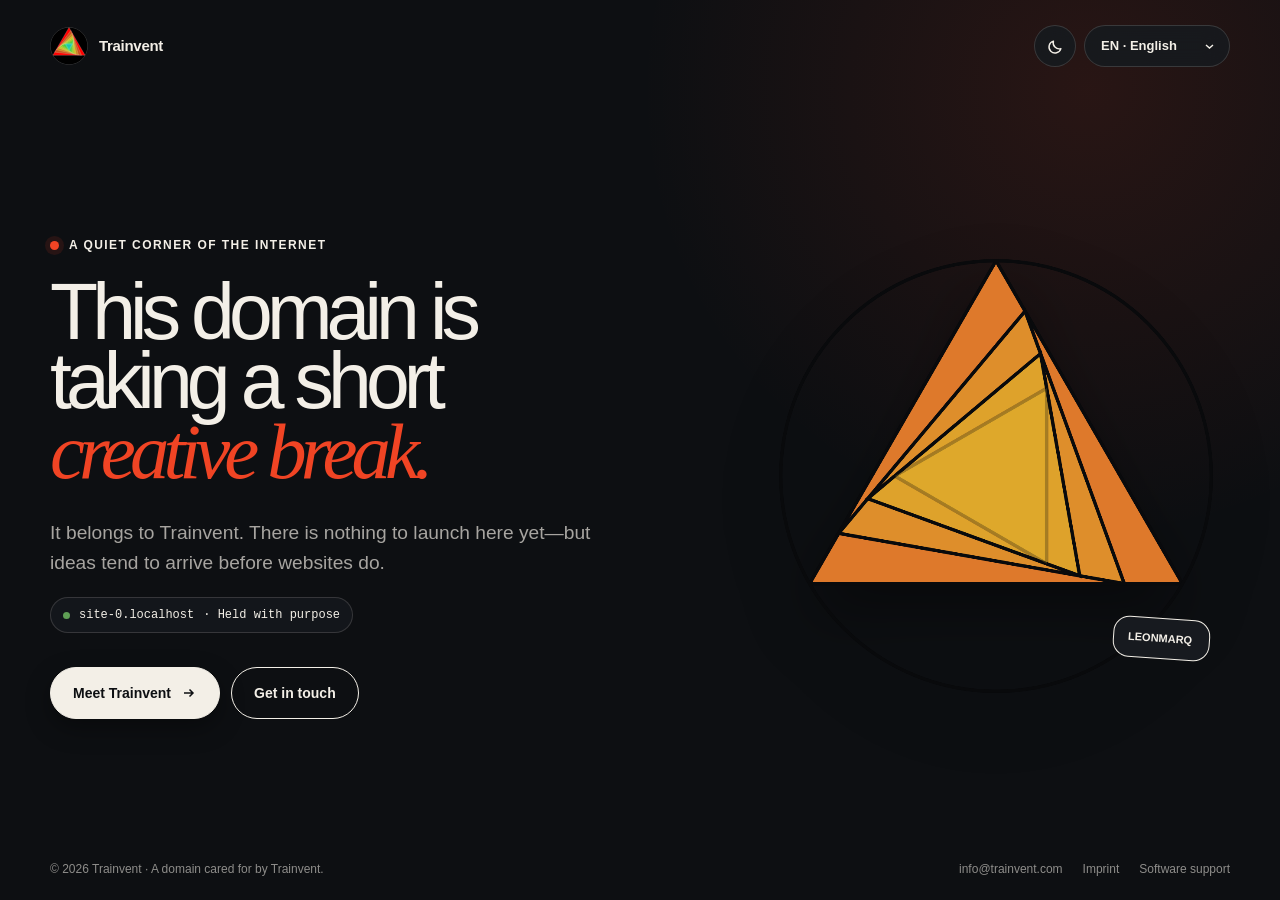
<file: index.html>
<!DOCTYPE html><html lang="en" data-theme="dark" style="color-scheme:dark"><head><meta charSet="utf-8"/><meta name="viewport" content="width=device-width, initial-scale=1"/><link rel="stylesheet" href="/_next/static/chunks/2-1zrzzdwa6e3.css" data-precedence="next"/><link rel="preload" as="script" fetchPriority="low" href="/_next/static/chunks/381jnnoau_l0e.js"/><script src="/_next/static/chunks/09h_hm4i2tnh3.js" async=""></script><script src="/_next/static/chunks/1upe53-127sm4.js" async=""></script><script src="/_next/static/chunks/turbopack-2k6qs6gbb0k5h.js" async=""></script><script src="/_next/static/chunks/1d4h-sglyo8ft.js" async=""></script><script src="/_next/static/chunks/14mumt5_n0xhi.js" async=""></script><script src="/_next/static/chunks/3x4ksmv0zfarx.js" async=""></script><link rel="icon" href="/favicon.ico?favicon.2vob68tjqpejf.ico" sizes="256x256" type="image/x-icon"/><script>try{var t=localStorage.getItem("trainvent-theme");if(t==="light"){document.documentElement.dataset.theme="light";document.documentElement.style.colorScheme="light"}}catch(e){}</script><script src="/_next/static/chunks/0cz1d0mv5g_q7.js" noModule=""></script></head><body><div hidden=""><!--$--><!--/$--></div><!--$--><!--/$--><script src="/_next/static/chunks/381jnnoau_l0e.js" id="_R_" async=""></script><script>(self.__next_f=self.__next_f||[]).push([0])</script><script>self.__next_f.push([1,"1:\"$Sreact.fragment\"\n2:I[39756,[\"/_next/static/chunks/1d4h-sglyo8ft.js\",\"/_next/static/chunks/14mumt5_n0xhi.js\"],\"default\"]\n3:I[37457,[\"/_next/static/chunks/1d4h-sglyo8ft.js\",\"/_next/static/chunks/14mumt5_n0xhi.js\"],\"default\"]\n4:I[47257,[\"/_next/static/chunks/1d4h-sglyo8ft.js\",\"/_next/static/chunks/14mumt5_n0xhi.js\"],\"ClientPageRoot\"]\n5:I[34027,[\"/_next/static/chunks/3x4ksmv0zfarx.js\"],\"default\"]\n8:I[97367,[\"/_next/static/chunks/1d4h-sglyo8ft.js\",\"/_next/static/chunks/14mumt5_n0xhi.js\"],\"OutletBoundary\"]\n9:\"$Sreact.suspense\"\nc:I[97367,[\"/_next/static/chunks/1d4h-sglyo8ft.js\",\"/_next/static/chunks/14mumt5_n0xhi.js\"],\"ViewportBoundary\"]\ne:I[97367,[\"/_next/static/chunks/1d4h-sglyo8ft.js\",\"/_next/static/chunks/14mumt5_n0xhi.js\"],\"MetadataBoundary\"]\n10:I[68027,[],\"default\",1]\n:HL[\"/_next/static/chunks/2-1zrzzdwa6e3.css\",\"style\"]\n"])</script><script>self.__next_f.push([1,"0:{\"P\":null,\"c\":[\"\",\"\"],\"q\":\"\",\"i\":false,\"f\":[[[\"\",{\"children\":[\"(redirect)\",{\"children\":[\"__PAGE__\",{}]},\"$undefined\",\"$undefined\",16]}],[[\"$\",\"$1\",\"c\",{\"children\":[null,[\"$\",\"$L2\",null,{\"parallelRouterKey\":\"children\",\"error\":\"$undefined\",\"errorStyles\":\"$undefined\",\"errorScripts\":\"$undefined\",\"template\":[\"$\",\"$L3\",null,{}],\"templateStyles\":\"$undefined\",\"templateScripts\":\"$undefined\",\"notFound\":[[[\"$\",\"title\",null,{\"children\":\"404: This page could not be found.\"}],[\"$\",\"div\",null,{\"style\":{\"fontFamily\":\"system-ui,\\\"Segoe UI\\\",Roboto,Helvetica,Arial,sans-serif,\\\"Apple Color Emoji\\\",\\\"Segoe UI Emoji\\\"\",\"height\":\"100vh\",\"textAlign\":\"center\",\"display\":\"flex\",\"flexDirection\":\"column\",\"alignItems\":\"center\",\"justifyContent\":\"center\"},\"children\":[\"$\",\"div\",null,{\"children\":[[\"$\",\"style\",null,{\"dangerouslySetInnerHTML\":{\"__html\":\"body{color:#000;background:#fff;margin:0}.next-error-h1{border-right:1px solid rgba(0,0,0,.3)}@media (prefers-color-scheme:dark){body{color:#fff;background:#000}.next-error-h1{border-right:1px solid rgba(255,255,255,.3)}}\"}}],[\"$\",\"h1\",null,{\"className\":\"next-error-h1\",\"style\":{\"display\":\"inline-block\",\"margin\":\"0 20px 0 0\",\"padding\":\"0 23px 0 0\",\"fontSize\":24,\"fontWeight\":500,\"verticalAlign\":\"top\",\"lineHeight\":\"49px\"},\"children\":404}],[\"$\",\"div\",null,{\"style\":{\"display\":\"inline-block\"},\"children\":[\"$\",\"h2\",null,{\"style\":{\"fontSize\":14,\"fontWeight\":400,\"lineHeight\":\"49px\",\"margin\":0},\"children\":\"This page could not be found.\"}]}]]}]}]],[]],\"forbidden\":\"$undefined\",\"unauthorized\":\"$undefined\"}]]}],{\"children\":[[\"$\",\"$1\",\"c\",{\"children\":[[[\"$\",\"link\",\"0\",{\"rel\":\"stylesheet\",\"href\":\"/_next/static/chunks/2-1zrzzdwa6e3.css\",\"precedence\":\"next\",\"crossOrigin\":\"$undefined\",\"nonce\":\"$undefined\"}]],[\"$\",\"html\",null,{\"lang\":\"en\",\"data-theme\":\"dark\",\"style\":{\"colorScheme\":\"dark\"},\"suppressHydrationWarning\":true,\"children\":[[\"$\",\"head\",null,{\"children\":[\"$\",\"script\",null,{\"dangerouslySetInnerHTML\":{\"__html\":\"try{var t=localStorage.getItem(\\\"trainvent-theme\\\");if(t===\\\"light\\\"){document.documentElement.dataset.theme=\\\"light\\\";document.documentElement.style.colorScheme=\\\"light\\\"}}catch(e){}\"}}]}],[\"$\",\"body\",null,{\"children\":[\"$\",\"$L2\",null,{\"parallelRouterKey\":\"children\",\"error\":\"$undefined\",\"errorStyles\":\"$undefined\",\"errorScripts\":\"$undefined\",\"template\":[\"$\",\"$L3\",null,{}],\"templateStyles\":\"$undefined\",\"templateScripts\":\"$undefined\",\"notFound\":[[[\"$\",\"title\",null,{\"children\":\"404: This page could not be found.\"}],[\"$\",\"div\",null,{\"style\":\"$0:f:0:1:0:props:children:1:props:notFound:0:1:props:style\",\"children\":[\"$\",\"div\",null,{\"children\":[[\"$\",\"style\",null,{\"dangerouslySetInnerHTML\":{\"__html\":\"body{color:#000;background:#fff;margin:0}.next-error-h1{border-right:1px solid rgba(0,0,0,.3)}@media (prefers-color-scheme:dark){body{color:#fff;background:#000}.next-error-h1{border-right:1px solid rgba(255,255,255,.3)}}\"}}],[\"$\",\"h1\",null,{\"className\":\"next-error-h1\",\"style\":\"$0:f:0:1:0:props:children:1:props:notFound:0:1:props:children:props:children:1:props:style\",\"children\":404}],[\"$\",\"div\",null,{\"style\":\"$0:f:0:1:0:props:children:1:props:notFound:0:1:props:children:props:children:2:props:style\",\"children\":[\"$\",\"h2\",null,{\"style\":\"$0:f:0:1:0:props:children:1:props:notFound:0:1:props:children:props:children:2:props:children:props:style\",\"children\":\"This page could not be found.\"}]}]]}]}]],[]],\"forbidden\":\"$undefined\",\"unauthorized\":\"$undefined\"}]}]]}]]}],{\"children\":[[\"$\",\"$1\",\"c\",{\"children\":[[\"$\",\"$L4\",null,{\"Component\":\"$5\",\"serverProvidedParams\":{\"searchParams\":{},\"params\":{},\"promises\":[\"$@6\",\"$@7\"]}}],[[\"$\",\"script\",\"script-0\",{\"src\":\"/_next/static/chunks/3x4ksmv0zfarx.js\",\"async\":true,\"nonce\":\"$undefined\"}]],[\"$\",\"$L8\",null,{\"children\":[\"$\",\"$9\",null,{\"name\":\"Next.MetadataOutlet\",\"children\":\"$@a\"}]}]]}],{},null,false,null]},null,false,null]},null,false,\"$@b\"],[\"$\",\"$1\",\"h\",{\"children\":[null,[\"$\",\"$Lc\",null,{\"children\":\"$Ld\"}],[\"$\",\"div\",null,{\"hidden\":true,\"children\":[\"$\",\"$Le\",null,{\"children\":[\"$\",\"$9\",null,{\"name\":\"Next.Metadata\",\"children\":\"$Lf\"}]}]}],null]}],false]],\"m\":\"$undefined\",\"G\":[\"$10\",[]],\"S\":true,\"h\":null,\"s\":\"$undefined\",\"l\":\"$undefined\",\"p\":\"$undefined\",\"d\":\"$undefined\",\"b\":\"sQPjUoOsqdbBpIipxkUJG\"}\n"])</script><script>self.__next_f.push([1,"11:[]\nb:\"$W11\"\n6:{}\n7:\"$0:f:0:1:1:children:1:children:0:props:children:0:props:serverProvidedParams:params\"\n"])</script><script>self.__next_f.push([1,"d:[[\"$\",\"meta\",\"0\",{\"charSet\":\"utf-8\"}],[\"$\",\"meta\",\"1\",{\"name\":\"viewport\",\"content\":\"width=device-width, initial-scale=1\"}]]\n"])</script><script>self.__next_f.push([1,"12:I[27201,[\"/_next/static/chunks/1d4h-sglyo8ft.js\",\"/_next/static/chunks/14mumt5_n0xhi.js\"],\"IconMark\"]\na:null\nf:[[\"$\",\"link\",\"0\",{\"rel\":\"icon\",\"href\":\"/favicon.ico?favicon.2vob68tjqpejf.ico\",\"sizes\":\"256x256\",\"type\":\"image/x-icon\"}],[\"$\",\"$L12\",\"1\",{}]]\n"])</script></body></html>
</file>
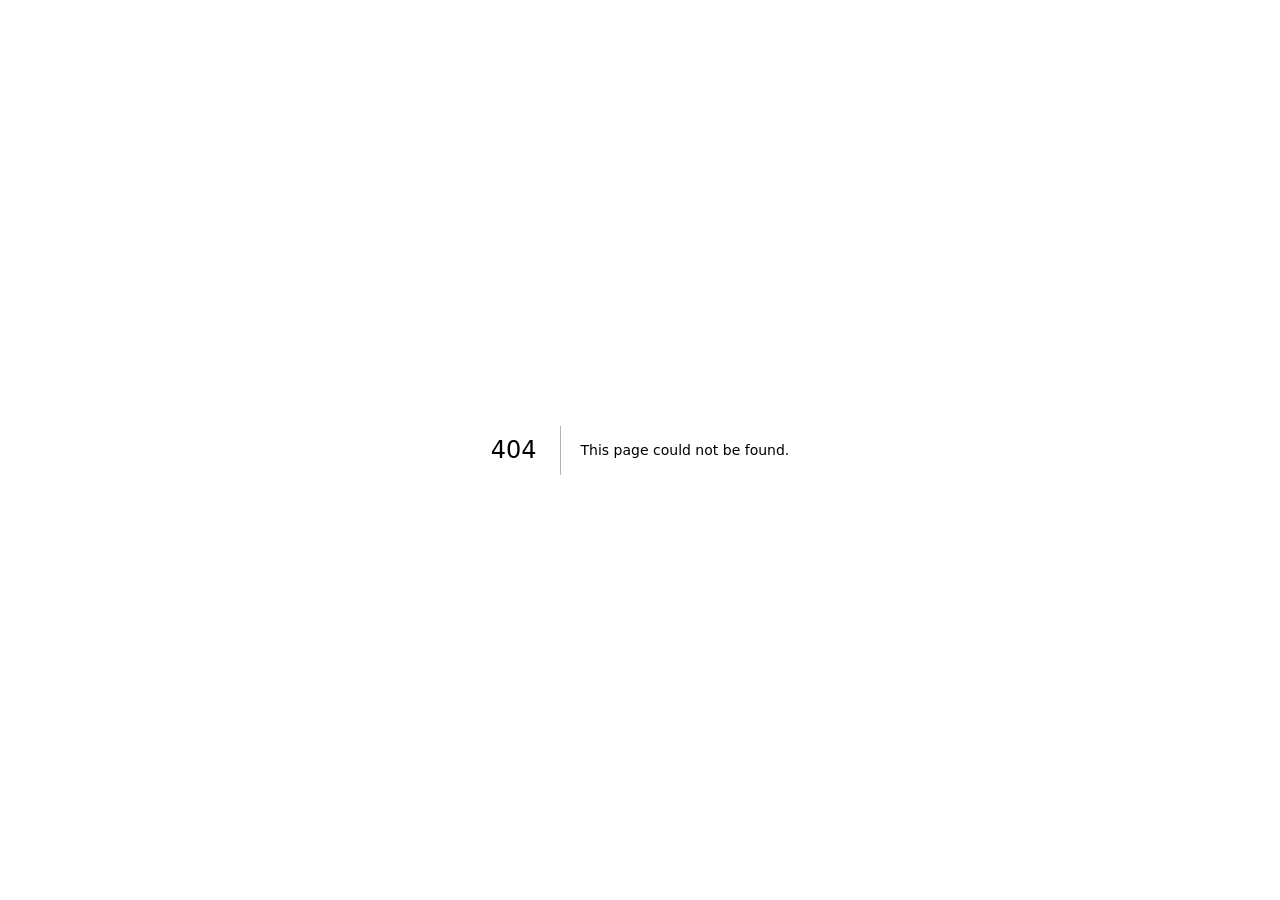
<file: 404/index.html>
<!DOCTYPE html><html><head><meta charSet="utf-8"/><meta name="viewport" content="width=device-width, initial-scale=1"/><link rel="preload" as="script" fetchPriority="low" href="/_next/static/chunks/381jnnoau_l0e.js"/><script src="/_next/static/chunks/09h_hm4i2tnh3.js" async=""></script><script src="/_next/static/chunks/1upe53-127sm4.js" async=""></script><script src="/_next/static/chunks/turbopack-2k6qs6gbb0k5h.js" async=""></script><script src="/_next/static/chunks/1d4h-sglyo8ft.js" async=""></script><script src="/_next/static/chunks/14mumt5_n0xhi.js" async=""></script><meta name="robots" content="noindex"/><title>404: This page could not be found.</title><link rel="icon" href="/favicon.ico?favicon.2vob68tjqpejf.ico" sizes="256x256" type="image/x-icon"/><script src="/_next/static/chunks/0cz1d0mv5g_q7.js" noModule=""></script></head><body><div hidden=""><!--$--><!--/$--></div><div style="font-family:system-ui,&quot;Segoe UI&quot;,Roboto,Helvetica,Arial,sans-serif,&quot;Apple Color Emoji&quot;,&quot;Segoe UI Emoji&quot;;height:100vh;text-align:center;display:flex;flex-direction:column;align-items:center;justify-content:center"><div><style>body{color:#000;background:#fff;margin:0}.next-error-h1{border-right:1px solid rgba(0,0,0,.3)}@media (prefers-color-scheme:dark){body{color:#fff;background:#000}.next-error-h1{border-right:1px solid rgba(255,255,255,.3)}}</style><h1 class="next-error-h1" style="display:inline-block;margin:0 20px 0 0;padding:0 23px 0 0;font-size:24px;font-weight:500;vertical-align:top;line-height:49px">404</h1><div style="display:inline-block"><h2 style="font-size:14px;font-weight:400;line-height:49px;margin:0">This page could not be found.</h2></div></div></div><!--$--><!--/$--><script src="/_next/static/chunks/381jnnoau_l0e.js" id="_R_" async=""></script><script>(self.__next_f=self.__next_f||[]).push([0])</script><script>self.__next_f.push([1,"1:\"$Sreact.fragment\"\n2:I[39756,[\"/_next/static/chunks/1d4h-sglyo8ft.js\",\"/_next/static/chunks/14mumt5_n0xhi.js\"],\"default\"]\n3:I[37457,[\"/_next/static/chunks/1d4h-sglyo8ft.js\",\"/_next/static/chunks/14mumt5_n0xhi.js\"],\"default\"]\n4:I[97367,[\"/_next/static/chunks/1d4h-sglyo8ft.js\",\"/_next/static/chunks/14mumt5_n0xhi.js\"],\"OutletBoundary\"]\n5:\"$Sreact.suspense\"\n8:I[97367,[\"/_next/static/chunks/1d4h-sglyo8ft.js\",\"/_next/static/chunks/14mumt5_n0xhi.js\"],\"ViewportBoundary\"]\na:I[97367,[\"/_next/static/chunks/1d4h-sglyo8ft.js\",\"/_next/static/chunks/14mumt5_n0xhi.js\"],\"MetadataBoundary\"]\nc:I[68027,[\"/_next/static/chunks/1d4h-sglyo8ft.js\",\"/_next/static/chunks/14mumt5_n0xhi.js\"],\"default\",1]\n"])</script><script>self.__next_f.push([1,"0:{\"P\":null,\"c\":[\"\",\"_not-found\",\"\"],\"q\":\"\",\"i\":false,\"f\":[[[\"\",{\"children\":[\"/_not-found\",{\"children\":[\"__PAGE__\",{}]}]},\"$undefined\",\"$undefined\",16],[[\"$\",\"$1\",\"c\",{\"children\":[[[\"$\",\"script\",\"script-0\",{\"src\":\"/_next/static/chunks/1d4h-sglyo8ft.js\",\"async\":true,\"nonce\":\"$undefined\"}],[\"$\",\"script\",\"script-1\",{\"src\":\"/_next/static/chunks/14mumt5_n0xhi.js\",\"async\":true,\"nonce\":\"$undefined\"}]],[\"$\",\"html\",null,{\"children\":[\"$\",\"body\",null,{\"children\":[\"$\",\"$L2\",null,{\"parallelRouterKey\":\"children\",\"error\":\"$undefined\",\"errorStyles\":\"$undefined\",\"errorScripts\":\"$undefined\",\"template\":[\"$\",\"$L3\",null,{}],\"templateStyles\":\"$undefined\",\"templateScripts\":\"$undefined\",\"notFound\":[[[\"$\",\"title\",null,{\"children\":\"404: This page could not be found.\"}],[\"$\",\"div\",null,{\"style\":{\"fontFamily\":\"system-ui,\\\"Segoe UI\\\",Roboto,Helvetica,Arial,sans-serif,\\\"Apple Color Emoji\\\",\\\"Segoe UI Emoji\\\"\",\"height\":\"100vh\",\"textAlign\":\"center\",\"display\":\"flex\",\"flexDirection\":\"column\",\"alignItems\":\"center\",\"justifyContent\":\"center\"},\"children\":[\"$\",\"div\",null,{\"children\":[[\"$\",\"style\",null,{\"dangerouslySetInnerHTML\":{\"__html\":\"body{color:#000;background:#fff;margin:0}.next-error-h1{border-right:1px solid rgba(0,0,0,.3)}@media (prefers-color-scheme:dark){body{color:#fff;background:#000}.next-error-h1{border-right:1px solid rgba(255,255,255,.3)}}\"}}],[\"$\",\"h1\",null,{\"className\":\"next-error-h1\",\"style\":{\"display\":\"inline-block\",\"margin\":\"0 20px 0 0\",\"padding\":\"0 23px 0 0\",\"fontSize\":24,\"fontWeight\":500,\"verticalAlign\":\"top\",\"lineHeight\":\"49px\"},\"children\":404}],[\"$\",\"div\",null,{\"style\":{\"display\":\"inline-block\"},\"children\":[\"$\",\"h2\",null,{\"style\":{\"fontSize\":14,\"fontWeight\":400,\"lineHeight\":\"49px\",\"margin\":0},\"children\":\"This page could not be found.\"}]}]]}]}]],[]],\"forbidden\":\"$undefined\",\"unauthorized\":\"$undefined\"}]}]}]]}],{\"children\":[[\"$\",\"$1\",\"c\",{\"children\":[null,[\"$\",\"$L2\",null,{\"parallelRouterKey\":\"children\",\"error\":\"$undefined\",\"errorStyles\":\"$undefined\",\"errorScripts\":\"$undefined\",\"template\":[\"$\",\"$L3\",null,{}],\"templateStyles\":\"$undefined\",\"templateScripts\":\"$undefined\",\"notFound\":\"$undefined\",\"forbidden\":\"$undefined\",\"unauthorized\":\"$undefined\"}]]}],{\"children\":[[\"$\",\"$1\",\"c\",{\"children\":[[[\"$\",\"title\",null,{\"children\":\"404: This page could not be found.\"}],[\"$\",\"div\",null,{\"style\":\"$0:f:0:1:0:props:children:1:props:children:props:children:props:notFound:0:1:props:style\",\"children\":[\"$\",\"div\",null,{\"children\":[[\"$\",\"style\",null,{\"dangerouslySetInnerHTML\":{\"__html\":\"body{color:#000;background:#fff;margin:0}.next-error-h1{border-right:1px solid rgba(0,0,0,.3)}@media (prefers-color-scheme:dark){body{color:#fff;background:#000}.next-error-h1{border-right:1px solid rgba(255,255,255,.3)}}\"}}],[\"$\",\"h1\",null,{\"className\":\"next-error-h1\",\"style\":\"$0:f:0:1:0:props:children:1:props:children:props:children:props:notFound:0:1:props:children:props:children:1:props:style\",\"children\":404}],[\"$\",\"div\",null,{\"style\":\"$0:f:0:1:0:props:children:1:props:children:props:children:props:notFound:0:1:props:children:props:children:2:props:style\",\"children\":[\"$\",\"h2\",null,{\"style\":\"$0:f:0:1:0:props:children:1:props:children:props:children:props:notFound:0:1:props:children:props:children:2:props:children:props:style\",\"children\":\"This page could not be found.\"}]}]]}]}]],null,[\"$\",\"$L4\",null,{\"children\":[\"$\",\"$5\",null,{\"name\":\"Next.MetadataOutlet\",\"children\":\"$@6\"}]}]]}],{},null,false,null]},null,false,\"$@7\"]},null,false,null],[\"$\",\"$1\",\"h\",{\"children\":[[\"$\",\"meta\",null,{\"name\":\"robots\",\"content\":\"noindex\"}],[\"$\",\"$L8\",null,{\"children\":\"$L9\"}],[\"$\",\"div\",null,{\"hidden\":true,\"children\":[\"$\",\"$La\",null,{\"children\":[\"$\",\"$5\",null,{\"name\":\"Next.Metadata\",\"children\":\"$Lb\"}]}]}],null]}],false]],\"m\":\"$undefined\",\"G\":[\"$c\",[]],\"S\":true,\"h\":null,\"s\":\"$undefined\",\"l\":\"$undefined\",\"p\":\"$undefined\",\"d\":\"$undefined\",\"b\":\"sQPjUoOsqdbBpIipxkUJG\"}\n"])</script><script>self.__next_f.push([1,"d:[]\n7:\"$Wd\"\n"])</script><script>self.__next_f.push([1,"9:[[\"$\",\"meta\",\"0\",{\"charSet\":\"utf-8\"}],[\"$\",\"meta\",\"1\",{\"name\":\"viewport\",\"content\":\"width=device-width, initial-scale=1\"}]]\n"])</script><script>self.__next_f.push([1,"e:I[27201,[\"/_next/static/chunks/1d4h-sglyo8ft.js\",\"/_next/static/chunks/14mumt5_n0xhi.js\"],\"IconMark\"]\n6:null\nb:[[\"$\",\"link\",\"0\",{\"rel\":\"icon\",\"href\":\"/favicon.ico?favicon.2vob68tjqpejf.ico\",\"sizes\":\"256x256\",\"type\":\"image/x-icon\"}],[\"$\",\"$Le\",\"1\",{}]]\n"])</script></body></html>
</file>
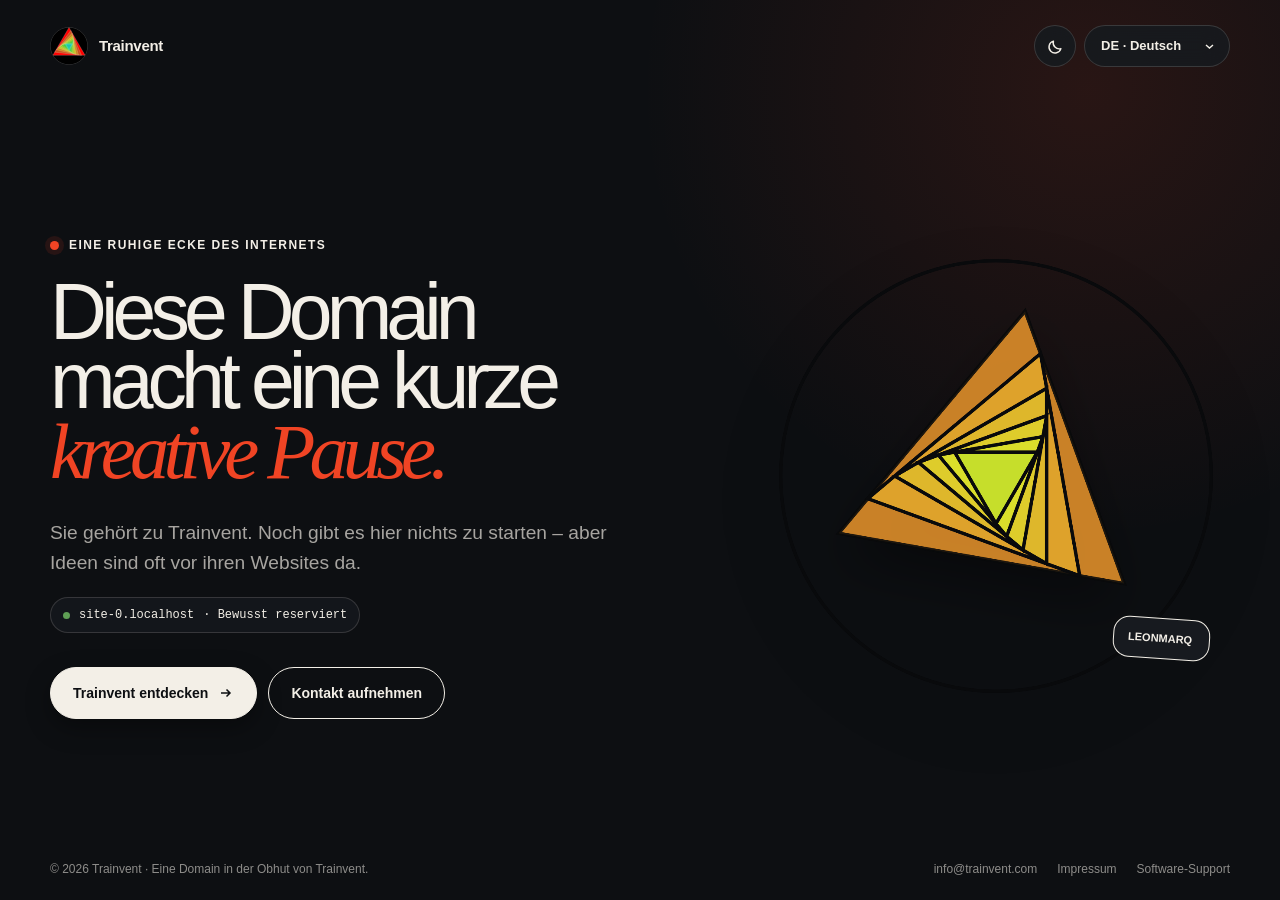
<file: de/index.html>
<!DOCTYPE html><html lang="de" data-theme="dark" style="color-scheme:dark"><head><meta charSet="utf-8"/><meta name="viewport" content="width=device-width, initial-scale=1"/><link rel="preload" as="image" href="/Trainvent_Logo.svg"/><link rel="stylesheet" href="/_next/static/chunks/2-1zrzzdwa6e3.css" data-precedence="next"/><link rel="preload" as="script" fetchPriority="low" href="/_next/static/chunks/381jnnoau_l0e.js"/><script src="/_next/static/chunks/09h_hm4i2tnh3.js" async=""></script><script src="/_next/static/chunks/1upe53-127sm4.js" async=""></script><script src="/_next/static/chunks/turbopack-2k6qs6gbb0k5h.js" async=""></script><script src="/_next/static/chunks/1d4h-sglyo8ft.js" async=""></script><script src="/_next/static/chunks/14mumt5_n0xhi.js" async=""></script><script src="/_next/static/chunks/18hemr5rz4yoh.js" async=""></script><title>Diese Domain macht gerade Pause | Trainvent</title><meta name="description" content="Diese Domain gehört zu Trainvent und ist für eine zukünftige Idee reserviert."/><meta name="robots" content="noindex, follow"/><link rel="icon" href="/favicon.ico?favicon.2vob68tjqpejf.ico" sizes="256x256" type="image/x-icon"/><script>try{var t=localStorage.getItem("trainvent-theme");if(t==="light"){document.documentElement.dataset.theme="light";document.documentElement.style.colorScheme="light"}}catch(e){}</script><script src="/_next/static/chunks/0cz1d0mv5g_q7.js" noModule=""></script></head><body><div hidden=""><!--$--><!--/$--></div><div class="site-shell"><header class="topbar wrap"><a class="brand" href="https://next.trainvent.com/de/" target="_blank" rel="noreferrer"><img alt="" width="38" height="38" decoding="async" data-nimg="1" style="color:transparent" src="/Trainvent_Logo.svg"/><span>Trainvent</span></a><div class="topbar-actions"><div class="theme-selector"><button type="button" class="theme-trigger" aria-label="Farbmodus: Dunkel" aria-haspopup="menu" aria-expanded="false"><svg aria-hidden="true" width="17" height="17" viewBox="0 0 18 18" fill="none"><path d="M14.7 11.2A6.4 6.4 0 0 1 6.8 3.3 6.4 6.4 0 1 0 14.7 11.2Z" stroke="currentColor" stroke-width="1.5" stroke-linejoin="round"></path></svg></button></div><div class="language"><button type="button" class="language-trigger" aria-haspopup="menu" aria-expanded="false"><span>DE · Deutsch</span><svg aria-hidden="true" width="13" height="13" viewBox="0 0 13 13" fill="none"><path d="m3 5 3.5 3L10 5" stroke="currentColor" stroke-width="1.4"></path></svg></button></div></div></header><main><section class="hero wrap"><div><p class="eyebrow">Eine ruhige Ecke des Internets</p><h1>Diese Domain macht eine kurze<!-- --> <em>kreative Pause.</em></h1><p class="hero-copy">Sie gehört zu Trainvent. Noch gibt es hier nichts zu starten – aber Ideen sind oft vor ihren Websites da.</p><div class="domain-chip" aria-label="Bewusst reserviert"><span class="domain-dot"></span><span>this domain</span> · <!-- -->Bewusst reserviert</div><div class="actions"><a class="button button-primary" href="https://next.trainvent.com/de/" target="_blank" rel="noreferrer">Trainvent entdecken<svg aria-hidden="true" width="16" height="16" viewBox="0 0 16 16" fill="none"><path d="M3 8h9M8.5 4.5 12 8l-3.5 3.5" stroke="currentColor" stroke-width="1.5"></path></svg></a><a class="button button-secondary" href="https://next.trainvent.com/de/contact/" target="_blank" rel="noreferrer">Kontakt aufnehmen</a></div></div><div class="animation-wrap"><canvas class="triangle-canvas" width="1080" height="1080" aria-hidden="true"></canvas><span class="animation-label">LEONMARQ</span></div></section></main><footer class="footer wrap"><span>© <!-- -->2026<!-- --> Trainvent · <!-- -->Eine Domain in der Obhut von Trainvent.</span><div class="footer-links"><a href="mailto:info@trainvent.com">info@trainvent.com</a><a href="https://next.trainvent.com/de/imprint/" target="_blank" rel="noreferrer">Impressum</a><a href="https://next.trainvent.com/de/software-support/" target="_blank" rel="noreferrer">Software-Support</a></div></footer></div><!--$--><!--/$--><script src="/_next/static/chunks/381jnnoau_l0e.js" id="_R_" async=""></script><script>(self.__next_f=self.__next_f||[]).push([0])</script><script>self.__next_f.push([1,"1:\"$Sreact.fragment\"\n2:I[39756,[\"/_next/static/chunks/1d4h-sglyo8ft.js\",\"/_next/static/chunks/14mumt5_n0xhi.js\"],\"default\"]\n3:I[37457,[\"/_next/static/chunks/1d4h-sglyo8ft.js\",\"/_next/static/chunks/14mumt5_n0xhi.js\"],\"default\"]\n6:I[97367,[\"/_next/static/chunks/1d4h-sglyo8ft.js\",\"/_next/static/chunks/14mumt5_n0xhi.js\"],\"OutletBoundary\"]\n7:\"$Sreact.suspense\"\na:I[97367,[\"/_next/static/chunks/1d4h-sglyo8ft.js\",\"/_next/static/chunks/14mumt5_n0xhi.js\"],\"ViewportBoundary\"]\nc:I[97367,[\"/_next/static/chunks/1d4h-sglyo8ft.js\",\"/_next/static/chunks/14mumt5_n0xhi.js\"],\"MetadataBoundary\"]\ne:I[68027,[],\"default\",1]\n:HL[\"/_next/static/chunks/2-1zrzzdwa6e3.css\",\"style\"]\n"])</script><script>self.__next_f.push([1,"0:{\"P\":null,\"c\":[\"\",\"de\",\"\"],\"q\":\"\",\"i\":false,\"f\":[[[\"\",{\"children\":[[\"lang\",\"de\",\"d\",null],{\"children\":[\"__PAGE__\",{}]},\"$undefined\",\"$undefined\",16]}],[[\"$\",\"$1\",\"c\",{\"children\":[null,[\"$\",\"$L2\",null,{\"parallelRouterKey\":\"children\",\"error\":\"$undefined\",\"errorStyles\":\"$undefined\",\"errorScripts\":\"$undefined\",\"template\":[\"$\",\"$L3\",null,{}],\"templateStyles\":\"$undefined\",\"templateScripts\":\"$undefined\",\"notFound\":[[[\"$\",\"title\",null,{\"children\":\"404: This page could not be found.\"}],[\"$\",\"div\",null,{\"style\":{\"fontFamily\":\"system-ui,\\\"Segoe UI\\\",Roboto,Helvetica,Arial,sans-serif,\\\"Apple Color Emoji\\\",\\\"Segoe UI Emoji\\\"\",\"height\":\"100vh\",\"textAlign\":\"center\",\"display\":\"flex\",\"flexDirection\":\"column\",\"alignItems\":\"center\",\"justifyContent\":\"center\"},\"children\":[\"$\",\"div\",null,{\"children\":[[\"$\",\"style\",null,{\"dangerouslySetInnerHTML\":{\"__html\":\"body{color:#000;background:#fff;margin:0}.next-error-h1{border-right:1px solid rgba(0,0,0,.3)}@media (prefers-color-scheme:dark){body{color:#fff;background:#000}.next-error-h1{border-right:1px solid rgba(255,255,255,.3)}}\"}}],[\"$\",\"h1\",null,{\"className\":\"next-error-h1\",\"style\":{\"display\":\"inline-block\",\"margin\":\"0 20px 0 0\",\"padding\":\"0 23px 0 0\",\"fontSize\":24,\"fontWeight\":500,\"verticalAlign\":\"top\",\"lineHeight\":\"49px\"},\"children\":404}],[\"$\",\"div\",null,{\"style\":{\"display\":\"inline-block\"},\"children\":[\"$\",\"h2\",null,{\"style\":{\"fontSize\":14,\"fontWeight\":400,\"lineHeight\":\"49px\",\"margin\":0},\"children\":\"This page could not be found.\"}]}]]}]}]],[]],\"forbidden\":\"$undefined\",\"unauthorized\":\"$undefined\"}]]}],{\"children\":[[\"$\",\"$1\",\"c\",{\"children\":[[[\"$\",\"link\",\"0\",{\"rel\":\"stylesheet\",\"href\":\"/_next/static/chunks/2-1zrzzdwa6e3.css\",\"precedence\":\"next\",\"crossOrigin\":\"$undefined\",\"nonce\":\"$undefined\"}]],\"$L4\"]}],{\"children\":[[\"$\",\"$1\",\"c\",{\"children\":[\"$L5\",[[\"$\",\"script\",\"script-0\",{\"src\":\"/_next/static/chunks/18hemr5rz4yoh.js\",\"async\":true,\"nonce\":\"$undefined\"}]],[\"$\",\"$L6\",null,{\"children\":[\"$\",\"$7\",null,{\"name\":\"Next.MetadataOutlet\",\"children\":\"$@8\"}]}]]}],{},null,false,null]},null,false,null]},null,false,\"$@9\"],[\"$\",\"$1\",\"h\",{\"children\":[null,[\"$\",\"$La\",null,{\"children\":\"$Lb\"}],[\"$\",\"div\",null,{\"hidden\":true,\"children\":[\"$\",\"$Lc\",null,{\"children\":[\"$\",\"$7\",null,{\"name\":\"Next.Metadata\",\"children\":\"$Ld\"}]}]}],null]}],false]],\"m\":\"$undefined\",\"G\":[\"$e\",[]],\"S\":true,\"h\":null,\"s\":\"$undefined\",\"l\":\"$undefined\",\"p\":\"$undefined\",\"d\":\"$undefined\",\"b\":\"sQPjUoOsqdbBpIipxkUJG\"}\n"])</script><script>self.__next_f.push([1,"f:[]\n9:\"$Wf\"\n"])</script><script>self.__next_f.push([1,"10:I[5500,[\"/_next/static/chunks/18hemr5rz4yoh.js\"],\"Image\"]\n11:I[61301,[\"/_next/static/chunks/18hemr5rz4yoh.js\"],\"ThemeSelector\"]\n12:I[95693,[\"/_next/static/chunks/18hemr5rz4yoh.js\"],\"LanguageSelector\"]\n13:I[92708,[\"/_next/static/chunks/18hemr5rz4yoh.js\"],\"DomainName\"]\n14:I[2984,[\"/_next/static/chunks/18hemr5rz4yoh.js\"],\"TriangleAnimation\"]\n4:[\"$\",\"html\",null,{\"lang\":\"de\",\"data-theme\":\"dark\",\"style\":{\"colorScheme\":\"dark\"},\"suppressHydrationWarning\":true,\"children\":[[\"$\",\"head\",null,{\"children\":[\"$\",\"script\",null,{\"dangerouslySetInnerHTML\":{\"__html\":\"try{var t=localStorage.getItem(\\\"trainvent-theme\\\");if(t===\\\"light\\\"){document.documentElement.dataset.theme=\\\"light\\\";document.documentElement.style.colorScheme=\\\"light\\\"}}catch(e){}\"}}]}],[\"$\",\"body\",null,{\"children\":[\"$\",\"$L2\",null,{\"parallelRouterKey\":\"children\",\"error\":\"$undefined\",\"errorStyles\":\"$undefined\",\"errorScripts\":\"$undefined\",\"template\":[\"$\",\"$L3\",null,{}],\"templateStyles\":\"$undefined\",\"templateScripts\":\"$undefined\",\"notFound\":\"$undefined\",\"forbidden\":\"$undefined\",\"unauthorized\":\"$undefined\"}]}]]}]\n"])</script><script>self.__next_f.push([1,"5:[\"$\",\"div\",null,{\"className\":\"site-shell\",\"children\":[[\"$\",\"header\",null,{\"className\":\"topbar wrap\",\"children\":[[\"$\",\"a\",null,{\"className\":\"brand\",\"href\":\"https://next.trainvent.com/de/\",\"target\":\"_blank\",\"rel\":\"noreferrer\",\"children\":[[\"$\",\"$L10\",null,{\"src\":\"/Trainvent_Logo.svg\",\"alt\":\"\",\"width\":38,\"height\":38,\"priority\":true}],[\"$\",\"span\",null,{\"children\":\"Trainvent\"}]]}],[\"$\",\"div\",null,{\"className\":\"topbar-actions\",\"children\":[[\"$\",\"$L11\",null,{\"labels\":{\"system\":\"Systemsprache\",\"english\":\"English\",\"german\":\"Deutsch\",\"theme\":\"Farbmodus\",\"dark\":\"Dunkel\",\"light\":\"Hell\"}}],[\"$\",\"$L12\",null,{\"lang\":\"de\",\"labels\":\"$5:props:children:0:props:children:1:props:children:0:props:labels\"}]]}]]}],[\"$\",\"main\",null,{\"children\":[\"$\",\"section\",null,{\"className\":\"hero wrap\",\"children\":[[\"$\",\"div\",null,{\"children\":[[\"$\",\"p\",null,{\"className\":\"eyebrow\",\"children\":\"Eine ruhige Ecke des Internets\"}],[\"$\",\"h1\",null,{\"children\":[\"Diese Domain macht eine kurze\",\" \",[\"$\",\"em\",null,{\"children\":\"kreative Pause.\"}]]}],[\"$\",\"p\",null,{\"className\":\"hero-copy\",\"children\":\"Sie gehört zu Trainvent. Noch gibt es hier nichts zu starten – aber Ideen sind oft vor ihren Websites da.\"}],[\"$\",\"div\",null,{\"className\":\"domain-chip\",\"aria-label\":\"Bewusst reserviert\",\"children\":[[\"$\",\"span\",null,{\"className\":\"domain-dot\"}],[\"$\",\"$L13\",null,{}],\" · \",\"Bewusst reserviert\"]}],[\"$\",\"div\",null,{\"className\":\"actions\",\"children\":[[\"$\",\"a\",null,{\"className\":\"button button-primary\",\"href\":\"https://next.trainvent.com/de/\",\"target\":\"_blank\",\"rel\":\"noreferrer\",\"children\":[\"Trainvent entdecken\",[\"$\",\"svg\",null,{\"aria-hidden\":\"true\",\"width\":\"16\",\"height\":\"16\",\"viewBox\":\"0 0 16 16\",\"fill\":\"none\",\"children\":[\"$\",\"path\",null,{\"d\":\"M3 8h9M8.5 4.5 12 8l-3.5 3.5\",\"stroke\":\"currentColor\",\"strokeWidth\":\"1.5\"}]}]]}],[\"$\",\"a\",null,{\"className\":\"button button-secondary\",\"href\":\"https://next.trainvent.com/de/contact/\",\"target\":\"_blank\",\"rel\":\"noreferrer\",\"children\":\"Kontakt aufnehmen\"}]]}]]}],[\"$\",\"div\",null,{\"className\":\"animation-wrap\",\"children\":[[\"$\",\"$L14\",null,{}],[\"$\",\"span\",null,{\"className\":\"animation-label\",\"children\":\"LEONMARQ\"}]]}]]}]}],[\"$\",\"footer\",null,{\"className\":\"footer wrap\",\"children\":[[\"$\",\"span\",null,{\"children\":[\"© \",2026,\" Trainvent · \",\"Eine Domain in der Obhut von Trainvent.\"]}],[\"$\",\"div\",null,{\"className\":\"footer-links\",\"children\":[[\"$\",\"a\",null,{\"href\":\"mailto:info@trainvent.com\",\"children\":\"info@trainvent.com\"}],[\"$\",\"a\",null,{\"href\":\"https://next.trainvent.com/de/imprint/\",\"target\":\"_blank\",\"rel\":\"noreferrer\",\"children\":\"Impressum\"}],[\"$\",\"a\",null,{\"href\":\"https://next.trainvent.com/de/software-support/\",\"target\":\"_blank\",\"rel\":\"noreferrer\",\"children\":\"Software-Support\"}]]}]]}]]}]\n"])</script><script>self.__next_f.push([1,"b:[[\"$\",\"meta\",\"0\",{\"charSet\":\"utf-8\"}],[\"$\",\"meta\",\"1\",{\"name\":\"viewport\",\"content\":\"width=device-width, initial-scale=1\"}]]\n"])</script><script>self.__next_f.push([1,"15:I[27201,[\"/_next/static/chunks/1d4h-sglyo8ft.js\",\"/_next/static/chunks/14mumt5_n0xhi.js\"],\"IconMark\"]\n8:null\nd:[[\"$\",\"title\",\"0\",{\"children\":\"Diese Domain macht gerade Pause | Trainvent\"}],[\"$\",\"meta\",\"1\",{\"name\":\"description\",\"content\":\"Diese Domain gehört zu Trainvent und ist für eine zukünftige Idee reserviert.\"}],[\"$\",\"meta\",\"2\",{\"name\":\"robots\",\"content\":\"noindex, follow\"}],[\"$\",\"link\",\"3\",{\"rel\":\"icon\",\"href\":\"/favicon.ico?favicon.2vob68tjqpejf.ico\",\"sizes\":\"256x256\",\"type\":\"image/x-icon\"}],[\"$\",\"$L15\",\"4\",{}]]\n"])</script></body></html>
</file>
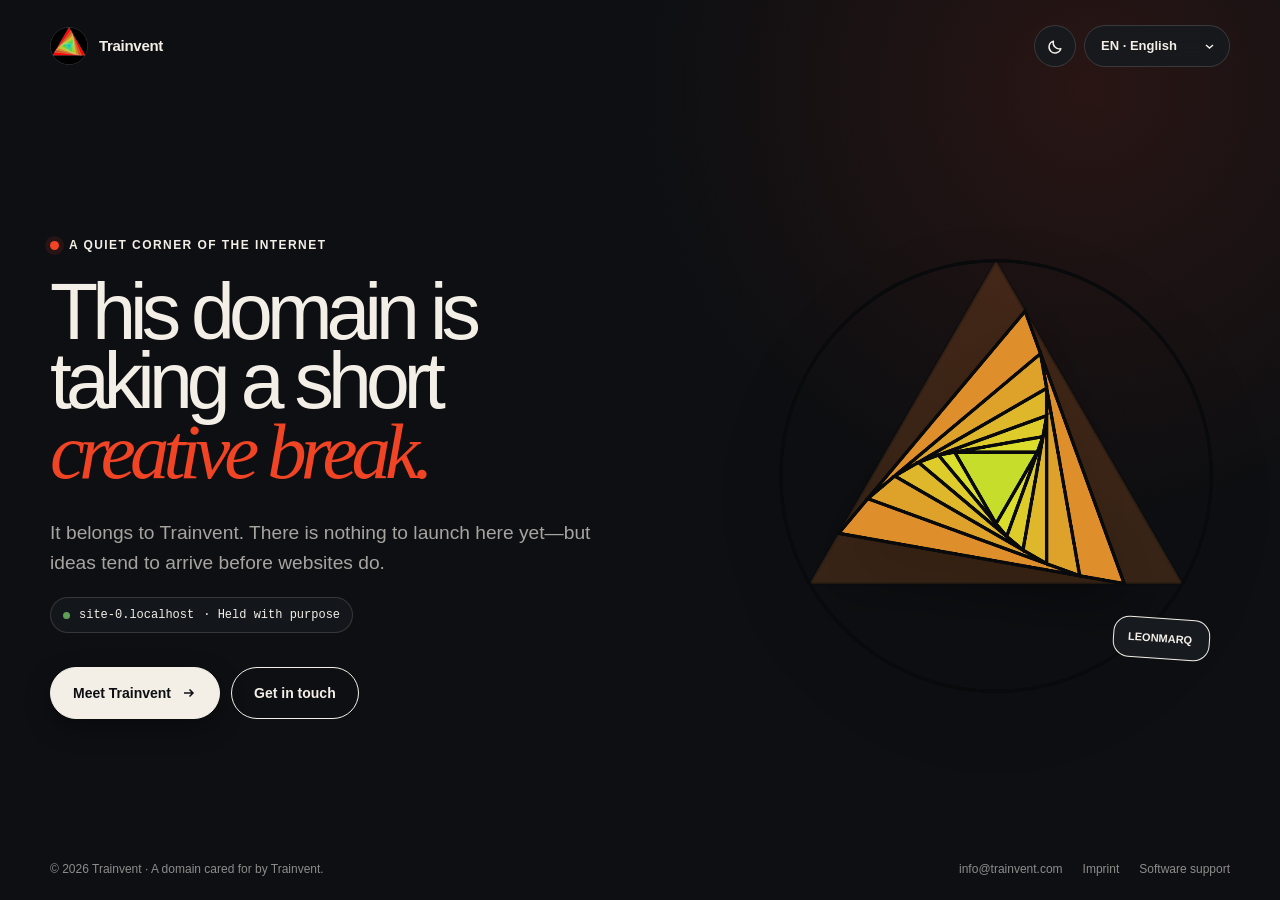
<file: en/index.html>
<!DOCTYPE html><html lang="en" data-theme="dark" style="color-scheme:dark"><head><meta charSet="utf-8"/><meta name="viewport" content="width=device-width, initial-scale=1"/><link rel="preload" as="image" href="/Trainvent_Logo.svg"/><link rel="stylesheet" href="/_next/static/chunks/2-1zrzzdwa6e3.css" data-precedence="next"/><link rel="preload" as="script" fetchPriority="low" href="/_next/static/chunks/381jnnoau_l0e.js"/><script src="/_next/static/chunks/09h_hm4i2tnh3.js" async=""></script><script src="/_next/static/chunks/1upe53-127sm4.js" async=""></script><script src="/_next/static/chunks/turbopack-2k6qs6gbb0k5h.js" async=""></script><script src="/_next/static/chunks/1d4h-sglyo8ft.js" async=""></script><script src="/_next/static/chunks/14mumt5_n0xhi.js" async=""></script><script src="/_next/static/chunks/18hemr5rz4yoh.js" async=""></script><title>This domain is taking a break | Trainvent</title><meta name="description" content="This domain belongs to Trainvent and is reserved for a future idea."/><meta name="robots" content="noindex, follow"/><link rel="icon" href="/favicon.ico?favicon.2vob68tjqpejf.ico" sizes="256x256" type="image/x-icon"/><script>try{var t=localStorage.getItem("trainvent-theme");if(t==="light"){document.documentElement.dataset.theme="light";document.documentElement.style.colorScheme="light"}}catch(e){}</script><script src="/_next/static/chunks/0cz1d0mv5g_q7.js" noModule=""></script></head><body><div hidden=""><!--$--><!--/$--></div><div class="site-shell"><header class="topbar wrap"><a class="brand" href="https://next.trainvent.com/en/" target="_blank" rel="noreferrer"><img alt="" width="38" height="38" decoding="async" data-nimg="1" style="color:transparent" src="/Trainvent_Logo.svg"/><span>Trainvent</span></a><div class="topbar-actions"><div class="theme-selector"><button type="button" class="theme-trigger" aria-label="Color mode: Dark" aria-haspopup="menu" aria-expanded="false"><svg aria-hidden="true" width="17" height="17" viewBox="0 0 18 18" fill="none"><path d="M14.7 11.2A6.4 6.4 0 0 1 6.8 3.3 6.4 6.4 0 1 0 14.7 11.2Z" stroke="currentColor" stroke-width="1.5" stroke-linejoin="round"></path></svg></button></div><div class="language"><button type="button" class="language-trigger" aria-haspopup="menu" aria-expanded="false"><span>EN · English</span><svg aria-hidden="true" width="13" height="13" viewBox="0 0 13 13" fill="none"><path d="m3 5 3.5 3L10 5" stroke="currentColor" stroke-width="1.4"></path></svg></button></div></div></header><main><section class="hero wrap"><div><p class="eyebrow">A quiet corner of the internet</p><h1>This domain is taking a short<!-- --> <em>creative break.</em></h1><p class="hero-copy">It belongs to Trainvent. There is nothing to launch here yet—but ideas tend to arrive before websites do.</p><div class="domain-chip" aria-label="Held with purpose"><span class="domain-dot"></span><span>this domain</span> · <!-- -->Held with purpose</div><div class="actions"><a class="button button-primary" href="https://next.trainvent.com/en/" target="_blank" rel="noreferrer">Meet Trainvent<svg aria-hidden="true" width="16" height="16" viewBox="0 0 16 16" fill="none"><path d="M3 8h9M8.5 4.5 12 8l-3.5 3.5" stroke="currentColor" stroke-width="1.5"></path></svg></a><a class="button button-secondary" href="https://next.trainvent.com/en/contact/" target="_blank" rel="noreferrer">Get in touch</a></div></div><div class="animation-wrap"><canvas class="triangle-canvas" width="1080" height="1080" aria-hidden="true"></canvas><span class="animation-label">LEONMARQ</span></div></section></main><footer class="footer wrap"><span>© <!-- -->2026<!-- --> Trainvent · <!-- -->A domain cared for by Trainvent.</span><div class="footer-links"><a href="mailto:info@trainvent.com">info@trainvent.com</a><a href="https://next.trainvent.com/en/imprint/" target="_blank" rel="noreferrer">Imprint</a><a href="https://next.trainvent.com/en/software-support/" target="_blank" rel="noreferrer">Software support</a></div></footer></div><!--$--><!--/$--><script src="/_next/static/chunks/381jnnoau_l0e.js" id="_R_" async=""></script><script>(self.__next_f=self.__next_f||[]).push([0])</script><script>self.__next_f.push([1,"1:\"$Sreact.fragment\"\n2:I[39756,[\"/_next/static/chunks/1d4h-sglyo8ft.js\",\"/_next/static/chunks/14mumt5_n0xhi.js\"],\"default\"]\n3:I[37457,[\"/_next/static/chunks/1d4h-sglyo8ft.js\",\"/_next/static/chunks/14mumt5_n0xhi.js\"],\"default\"]\n6:I[97367,[\"/_next/static/chunks/1d4h-sglyo8ft.js\",\"/_next/static/chunks/14mumt5_n0xhi.js\"],\"OutletBoundary\"]\n7:\"$Sreact.suspense\"\na:I[97367,[\"/_next/static/chunks/1d4h-sglyo8ft.js\",\"/_next/static/chunks/14mumt5_n0xhi.js\"],\"ViewportBoundary\"]\nc:I[97367,[\"/_next/static/chunks/1d4h-sglyo8ft.js\",\"/_next/static/chunks/14mumt5_n0xhi.js\"],\"MetadataBoundary\"]\ne:I[68027,[],\"default\",1]\n:HL[\"/_next/static/chunks/2-1zrzzdwa6e3.css\",\"style\"]\n"])</script><script>self.__next_f.push([1,"0:{\"P\":null,\"c\":[\"\",\"en\",\"\"],\"q\":\"\",\"i\":false,\"f\":[[[\"\",{\"children\":[[\"lang\",\"en\",\"d\",null],{\"children\":[\"__PAGE__\",{}]},\"$undefined\",\"$undefined\",16]}],[[\"$\",\"$1\",\"c\",{\"children\":[null,[\"$\",\"$L2\",null,{\"parallelRouterKey\":\"children\",\"error\":\"$undefined\",\"errorStyles\":\"$undefined\",\"errorScripts\":\"$undefined\",\"template\":[\"$\",\"$L3\",null,{}],\"templateStyles\":\"$undefined\",\"templateScripts\":\"$undefined\",\"notFound\":[[[\"$\",\"title\",null,{\"children\":\"404: This page could not be found.\"}],[\"$\",\"div\",null,{\"style\":{\"fontFamily\":\"system-ui,\\\"Segoe UI\\\",Roboto,Helvetica,Arial,sans-serif,\\\"Apple Color Emoji\\\",\\\"Segoe UI Emoji\\\"\",\"height\":\"100vh\",\"textAlign\":\"center\",\"display\":\"flex\",\"flexDirection\":\"column\",\"alignItems\":\"center\",\"justifyContent\":\"center\"},\"children\":[\"$\",\"div\",null,{\"children\":[[\"$\",\"style\",null,{\"dangerouslySetInnerHTML\":{\"__html\":\"body{color:#000;background:#fff;margin:0}.next-error-h1{border-right:1px solid rgba(0,0,0,.3)}@media (prefers-color-scheme:dark){body{color:#fff;background:#000}.next-error-h1{border-right:1px solid rgba(255,255,255,.3)}}\"}}],[\"$\",\"h1\",null,{\"className\":\"next-error-h1\",\"style\":{\"display\":\"inline-block\",\"margin\":\"0 20px 0 0\",\"padding\":\"0 23px 0 0\",\"fontSize\":24,\"fontWeight\":500,\"verticalAlign\":\"top\",\"lineHeight\":\"49px\"},\"children\":404}],[\"$\",\"div\",null,{\"style\":{\"display\":\"inline-block\"},\"children\":[\"$\",\"h2\",null,{\"style\":{\"fontSize\":14,\"fontWeight\":400,\"lineHeight\":\"49px\",\"margin\":0},\"children\":\"This page could not be found.\"}]}]]}]}]],[]],\"forbidden\":\"$undefined\",\"unauthorized\":\"$undefined\"}]]}],{\"children\":[[\"$\",\"$1\",\"c\",{\"children\":[[[\"$\",\"link\",\"0\",{\"rel\":\"stylesheet\",\"href\":\"/_next/static/chunks/2-1zrzzdwa6e3.css\",\"precedence\":\"next\",\"crossOrigin\":\"$undefined\",\"nonce\":\"$undefined\"}]],\"$L4\"]}],{\"children\":[[\"$\",\"$1\",\"c\",{\"children\":[\"$L5\",[[\"$\",\"script\",\"script-0\",{\"src\":\"/_next/static/chunks/18hemr5rz4yoh.js\",\"async\":true,\"nonce\":\"$undefined\"}]],[\"$\",\"$L6\",null,{\"children\":[\"$\",\"$7\",null,{\"name\":\"Next.MetadataOutlet\",\"children\":\"$@8\"}]}]]}],{},null,false,null]},null,false,null]},null,false,\"$@9\"],[\"$\",\"$1\",\"h\",{\"children\":[null,[\"$\",\"$La\",null,{\"children\":\"$Lb\"}],[\"$\",\"div\",null,{\"hidden\":true,\"children\":[\"$\",\"$Lc\",null,{\"children\":[\"$\",\"$7\",null,{\"name\":\"Next.Metadata\",\"children\":\"$Ld\"}]}]}],null]}],false]],\"m\":\"$undefined\",\"G\":[\"$e\",[]],\"S\":true,\"h\":null,\"s\":\"$undefined\",\"l\":\"$undefined\",\"p\":\"$undefined\",\"d\":\"$undefined\",\"b\":\"sQPjUoOsqdbBpIipxkUJG\"}\n"])</script><script>self.__next_f.push([1,"f:[]\n9:\"$Wf\"\n"])</script><script>self.__next_f.push([1,"10:I[5500,[\"/_next/static/chunks/18hemr5rz4yoh.js\"],\"Image\"]\n11:I[61301,[\"/_next/static/chunks/18hemr5rz4yoh.js\"],\"ThemeSelector\"]\n12:I[95693,[\"/_next/static/chunks/18hemr5rz4yoh.js\"],\"LanguageSelector\"]\n13:I[92708,[\"/_next/static/chunks/18hemr5rz4yoh.js\"],\"DomainName\"]\n14:I[2984,[\"/_next/static/chunks/18hemr5rz4yoh.js\"],\"TriangleAnimation\"]\n4:[\"$\",\"html\",null,{\"lang\":\"en\",\"data-theme\":\"dark\",\"style\":{\"colorScheme\":\"dark\"},\"suppressHydrationWarning\":true,\"children\":[[\"$\",\"head\",null,{\"children\":[\"$\",\"script\",null,{\"dangerouslySetInnerHTML\":{\"__html\":\"try{var t=localStorage.getItem(\\\"trainvent-theme\\\");if(t===\\\"light\\\"){document.documentElement.dataset.theme=\\\"light\\\";document.documentElement.style.colorScheme=\\\"light\\\"}}catch(e){}\"}}]}],[\"$\",\"body\",null,{\"children\":[\"$\",\"$L2\",null,{\"parallelRouterKey\":\"children\",\"error\":\"$undefined\",\"errorStyles\":\"$undefined\",\"errorScripts\":\"$undefined\",\"template\":[\"$\",\"$L3\",null,{}],\"templateStyles\":\"$undefined\",\"templateScripts\":\"$undefined\",\"notFound\":\"$undefined\",\"forbidden\":\"$undefined\",\"unauthorized\":\"$undefined\"}]}]]}]\n"])</script><script>self.__next_f.push([1,"5:[\"$\",\"div\",null,{\"className\":\"site-shell\",\"children\":[[\"$\",\"header\",null,{\"className\":\"topbar wrap\",\"children\":[[\"$\",\"a\",null,{\"className\":\"brand\",\"href\":\"https://next.trainvent.com/en/\",\"target\":\"_blank\",\"rel\":\"noreferrer\",\"children\":[[\"$\",\"$L10\",null,{\"src\":\"/Trainvent_Logo.svg\",\"alt\":\"\",\"width\":38,\"height\":38,\"priority\":true}],[\"$\",\"span\",null,{\"children\":\"Trainvent\"}]]}],[\"$\",\"div\",null,{\"className\":\"topbar-actions\",\"children\":[[\"$\",\"$L11\",null,{\"labels\":{\"system\":\"System language\",\"english\":\"English\",\"german\":\"Deutsch\",\"theme\":\"Color mode\",\"dark\":\"Dark\",\"light\":\"Light\"}}],[\"$\",\"$L12\",null,{\"lang\":\"en\",\"labels\":\"$5:props:children:0:props:children:1:props:children:0:props:labels\"}]]}]]}],[\"$\",\"main\",null,{\"children\":[\"$\",\"section\",null,{\"className\":\"hero wrap\",\"children\":[[\"$\",\"div\",null,{\"children\":[[\"$\",\"p\",null,{\"className\":\"eyebrow\",\"children\":\"A quiet corner of the internet\"}],[\"$\",\"h1\",null,{\"children\":[\"This domain is taking a short\",\" \",[\"$\",\"em\",null,{\"children\":\"creative break.\"}]]}],[\"$\",\"p\",null,{\"className\":\"hero-copy\",\"children\":\"It belongs to Trainvent. There is nothing to launch here yet—but ideas tend to arrive before websites do.\"}],[\"$\",\"div\",null,{\"className\":\"domain-chip\",\"aria-label\":\"Held with purpose\",\"children\":[[\"$\",\"span\",null,{\"className\":\"domain-dot\"}],[\"$\",\"$L13\",null,{}],\" · \",\"Held with purpose\"]}],[\"$\",\"div\",null,{\"className\":\"actions\",\"children\":[[\"$\",\"a\",null,{\"className\":\"button button-primary\",\"href\":\"https://next.trainvent.com/en/\",\"target\":\"_blank\",\"rel\":\"noreferrer\",\"children\":[\"Meet Trainvent\",[\"$\",\"svg\",null,{\"aria-hidden\":\"true\",\"width\":\"16\",\"height\":\"16\",\"viewBox\":\"0 0 16 16\",\"fill\":\"none\",\"children\":[\"$\",\"path\",null,{\"d\":\"M3 8h9M8.5 4.5 12 8l-3.5 3.5\",\"stroke\":\"currentColor\",\"strokeWidth\":\"1.5\"}]}]]}],[\"$\",\"a\",null,{\"className\":\"button button-secondary\",\"href\":\"https://next.trainvent.com/en/contact/\",\"target\":\"_blank\",\"rel\":\"noreferrer\",\"children\":\"Get in touch\"}]]}]]}],[\"$\",\"div\",null,{\"className\":\"animation-wrap\",\"children\":[[\"$\",\"$L14\",null,{}],[\"$\",\"span\",null,{\"className\":\"animation-label\",\"children\":\"LEONMARQ\"}]]}]]}]}],[\"$\",\"footer\",null,{\"className\":\"footer wrap\",\"children\":[[\"$\",\"span\",null,{\"children\":[\"© \",2026,\" Trainvent · \",\"A domain cared for by Trainvent.\"]}],[\"$\",\"div\",null,{\"className\":\"footer-links\",\"children\":[[\"$\",\"a\",null,{\"href\":\"mailto:info@trainvent.com\",\"children\":\"info@trainvent.com\"}],[\"$\",\"a\",null,{\"href\":\"https://next.trainvent.com/en/imprint/\",\"target\":\"_blank\",\"rel\":\"noreferrer\",\"children\":\"Imprint\"}],[\"$\",\"a\",null,{\"href\":\"https://next.trainvent.com/en/software-support/\",\"target\":\"_blank\",\"rel\":\"noreferrer\",\"children\":\"Software support\"}]]}]]}]]}]\n"])</script><script>self.__next_f.push([1,"b:[[\"$\",\"meta\",\"0\",{\"charSet\":\"utf-8\"}],[\"$\",\"meta\",\"1\",{\"name\":\"viewport\",\"content\":\"width=device-width, initial-scale=1\"}]]\n"])</script><script>self.__next_f.push([1,"15:I[27201,[\"/_next/static/chunks/1d4h-sglyo8ft.js\",\"/_next/static/chunks/14mumt5_n0xhi.js\"],\"IconMark\"]\n8:null\nd:[[\"$\",\"title\",\"0\",{\"children\":\"This domain is taking a break | Trainvent\"}],[\"$\",\"meta\",\"1\",{\"name\":\"description\",\"content\":\"This domain belongs to Trainvent and is reserved for a future idea.\"}],[\"$\",\"meta\",\"2\",{\"name\":\"robots\",\"content\":\"noindex, follow\"}],[\"$\",\"link\",\"3\",{\"rel\":\"icon\",\"href\":\"/favicon.ico?favicon.2vob68tjqpejf.ico\",\"sizes\":\"256x256\",\"type\":\"image/x-icon\"}],[\"$\",\"$L15\",\"4\",{}]]\n"])</script></body></html>
</file>
<file: _next/static/chunks/2-1zrzzdwa6e3.css>
@layer properties{@supports (((-webkit-hyphens:none)) and (not (margin-trim:inline))) or ((-moz-orient:inline) and (not (color:rgb(from red r g b)))){*,:before,:after,::backdrop{--tw-rotate-x:initial;--tw-rotate-y:initial;--tw-rotate-z:initial;--tw-skew-x:initial;--tw-skew-y:initial;--tw-border-style:solid}}}@layer theme{:root,:host{--font-sans:-apple-system, BlinkMacSystemFont, "Segoe UI", Roboto, "Helvetica Neue", "Noto Sans", Arial, sans-serif, "Apple Color Emoji", "Segoe UI Emoji", "Segoe UI Symbol", "Noto Color Emoji";--font-mono:ui-monospace, SFMono-Regular, Menlo, Monaco, Consolas, "Liberation Mono", "Courier New", monospace;--default-font-family:var(--font-sans);--default-mono-font-family:var(--font-mono)}}@layer base{*,:after,:before,::backdrop{box-sizing:border-box;border:0 solid;margin:0;padding:0}::file-selector-button{box-sizing:border-box;border:0 solid;margin:0;padding:0}html,:host{-webkit-text-size-adjust:100%;tab-size:4;line-height:1.5;font-family:var(--default-font-family,-apple-system, BlinkMacSystemFont, "Segoe UI", Roboto, "Helvetica Neue", "Noto Sans", Arial, sans-serif, "Apple Color Emoji", "Segoe UI Emoji", "Segoe UI Symbol", "Noto Color Emoji");font-feature-settings:var(--default-font-feature-settings,normal);font-variation-settings:var(--default-font-variation-settings,normal);-webkit-tap-highlight-color:transparent}hr{height:0;color:inherit;border-top-width:1px}abbr:where([title]){-webkit-text-decoration:underline dotted;text-decoration:underline dotted}h1,h2,h3,h4,h5,h6{font-size:inherit;font-weight:inherit}a{color:inherit;-webkit-text-decoration:inherit;-webkit-text-decoration:inherit;-webkit-text-decoration:inherit;-webkit-text-decoration:inherit;text-decoration:inherit}b,strong{font-weight:bolder}code,kbd,samp,pre{font-family:var(--default-mono-font-family,ui-monospace, SFMono-Regular, Menlo, Monaco, Consolas, "Liberation Mono", "Courier New", monospace);font-feature-settings:var(--default-mono-font-feature-settings,normal);font-variation-settings:var(--default-mono-font-variation-settings,normal);font-size:1em}small{font-size:80%}sub,sup{vertical-align:baseline;font-size:75%;line-height:0;position:relative}sub{bottom:-.25em}sup{top:-.5em}table{text-indent:0;border-color:inherit;border-collapse:collapse}:-moz-focusring:where(:not(iframe)){outline:auto}progress{vertical-align:baseline}summary{display:list-item}ol,ul,menu{list-style:none}img,svg,video,canvas,audio,iframe,embed,object{vertical-align:middle;display:block}img,video{max-width:100%;height:auto}button,input,select,optgroup,textarea{font:inherit;font-feature-settings:inherit;font-variation-settings:inherit;letter-spacing:inherit;color:inherit;opacity:1;background-color:#0000;border-radius:0}::file-selector-button{font:inherit;font-feature-settings:inherit;font-variation-settings:inherit;letter-spacing:inherit;color:inherit;opacity:1;background-color:#0000;border-radius:0}:where(select:is([multiple],[size])) optgroup{font-weight:bolder}:where(select:is([multiple],[size])) optgroup option{padding-inline-start:20px}::file-selector-button{margin-inline-end:4px}::placeholder{opacity:1}@supports (not ((-webkit-appearance:-apple-pay-button))) or (contain-intrinsic-size:1px){::placeholder{color:currentColor}@supports (color:color-mix(in lab, red, red)){::placeholder{color:color-mix(in oklab, currentcolor 50%, transparent)}}}textarea{resize:vertical}::-webkit-search-decoration{-webkit-appearance:none}::-webkit-date-and-time-value{min-height:1lh;text-align:inherit}::-webkit-datetime-edit{display:inline-flex}::-webkit-datetime-edit-fields-wrapper{padding:0}::-webkit-datetime-edit{padding-block:0}::-webkit-datetime-edit-year-field{padding-block:0}::-webkit-datetime-edit-month-field{padding-block:0}::-webkit-datetime-edit-day-field{padding-block:0}::-webkit-datetime-edit-hour-field{padding-block:0}::-webkit-datetime-edit-minute-field{padding-block:0}::-webkit-datetime-edit-second-field{padding-block:0}::-webkit-datetime-edit-millisecond-field{padding-block:0}::-webkit-datetime-edit-meridiem-field{padding-block:0}::-webkit-calendar-picker-indicator{line-height:1}:-moz-ui-invalid{box-shadow:none}button,input:where([type=button],[type=reset],[type=submit]){appearance:button}::file-selector-button{appearance:button}::-webkit-inner-spin-button{height:auto}::-webkit-outer-spin-button{height:auto}[hidden]:where(:not([hidden=until-found])){display:none!important}}@layer components;@layer utilities{.fixed{position:fixed}.static{position:static}.contents{display:contents}.transform{transform:var(--tw-rotate-x,) var(--tw-rotate-y,) var(--tw-rotate-z,) var(--tw-skew-x,) var(--tw-skew-y,)}.border{border-style:var(--tw-border-style);border-width:1px}}:root{--lightningcss-light: ;--lightningcss-dark:initial;color-scheme:dark;--ink:#f3efe7;--paper:#0d0f12;--paper-bright:#171a1f;--red:#f04424;--orange:#f5a623;--green:#5f9f55;--blue:#5275c9;--line:#f3efe726;--muted:#f3efe7ab;--muted-soft:#f3efe78f;--muted-faint:#f3efe780;--surface:#171a1fb8;--surface-strong:#171a1fe6;--hover-border:#f3efe76b;--page-glow:#f044241f;--soft-shadow:#00000057;--strong-shadow:#00000073;--orbit-line:#f3efe71a;--art-glow:#171a1fbd;--canvas-shadow:#0006;--canvas-stroke:#090a0c}:root[data-theme=light]{--lightningcss-light:initial;--lightningcss-dark: ;color-scheme:light;--ink:#161616;--paper:#f4f0e8;--paper-bright:#fffdf8;--line:#16161626;--muted:#161616ad;--muted-soft:#16161694;--muted-faint:#16161685;--surface:#fffdf88c;--surface-strong:#fffdf8c7;--hover-border:#1616166b;--page-glow:#f5a6231f;--soft-shadow:#16161621;--strong-shadow:#1616163d;--orbit-line:#16161617;--art-glow:#fffdf8b8;--canvas-shadow:#16161624;--canvas-stroke:#101010}*{box-sizing:border-box}html{scroll-behavior:smooth;background:var(--paper)}body{background:radial-gradient(circle at 85% 10%, var(--page-glow), transparent 28rem), var(--paper);color:var(--ink);text-rendering:optimizelegibility;margin:0;font-family:Arial,Helvetica,sans-serif}button,a{-webkit-tap-highlight-color:transparent}a{color:inherit}::selection{background:var(--red);color:#fff}.site-shell{flex-direction:column;height:100svh;display:flex;position:relative;overflow:hidden}.site-shell>main{flex:1;min-height:0}.wrap{width:min(100% - 40px,1180px);margin-inline:auto}.topbar{z-index:20;justify-content:space-between;align-items:center;min-height:92px;display:flex;position:relative}.brand{letter-spacing:-.02em;align-items:center;gap:11px;font-size:15px;font-weight:700;text-decoration:none;display:inline-flex}.brand img{border-radius:50%}.topbar-actions{align-items:center;gap:8px;display:flex}.language{position:relative}.language-trigger{border:1px solid var(--line);background:var(--surface-strong);min-width:146px;color:var(--ink);font:inherit;cursor:pointer;-webkit-backdrop-filter:blur(12px);backdrop-filter:blur(12px);border-radius:999px;justify-content:space-between;align-items:center;gap:14px;padding:10px 13px 10px 16px;font-size:13px;font-weight:700;transition:border-color .18s,background .18s;display:flex}.language-trigger:hover,.language-trigger[aria-expanded=true]{border-color:var(--hover-border);background:var(--paper-bright)}.language-trigger svg{transition:transform .18s}.language-trigger[aria-expanded=true] svg{transform:rotate(180deg)}.language-menu{border:1px solid var(--line);background:var(--paper-bright);width:208px;box-shadow:0 18px 50px var(--soft-shadow);border-radius:18px;padding:7px;position:absolute;top:calc(100% + 8px);right:0}.language-option{width:100%;color:var(--ink);font:inherit;text-align:left;cursor:pointer;background:0 0;border:0;border-radius:12px;justify-content:space-between;align-items:center;padding:11px 10px;font-size:13px;display:flex}.language-option:hover,.language-option:focus-visible{background:var(--paper);outline:none}.language-option small{color:var(--muted-faint)}.theme-selector{position:relative}.theme-trigger{border:1px solid var(--line);background:var(--surface-strong);width:42px;height:42px;color:var(--ink);cursor:pointer;-webkit-backdrop-filter:blur(12px);backdrop-filter:blur(12px);border-radius:50%;place-items:center;transition:border-color .18s,background .18s,transform .18s;display:grid}.theme-trigger:hover,.theme-trigger[aria-expanded=true]{border-color:var(--hover-border);background:var(--paper-bright);transform:rotate(8deg)}.theme-menu{border:1px solid var(--line);background:var(--paper-bright);width:148px;box-shadow:0 18px 50px var(--soft-shadow);border-radius:16px;padding:7px;position:absolute;top:calc(100% + 8px);right:0}.theme-option{width:100%;color:var(--ink);font:inherit;text-align:left;cursor:pointer;background:0 0;border:0;border-radius:11px;grid-template-columns:18px 1fr auto;align-items:center;gap:9px;padding:10px;font-size:13px;display:grid}.theme-option:hover,.theme-option:focus-visible{background:var(--paper);outline:none}.theme-option small{color:var(--muted-faint)}.hero{grid-template-columns:minmax(0,1.04fr) minmax(380px,.96fr);align-items:center;gap:40px;height:100%;min-height:0;padding:42px 0 82px;display:grid}.eyebrow{letter-spacing:.12em;text-transform:uppercase;align-items:center;gap:10px;margin:0 0 24px;font-size:12px;font-weight:800;display:inline-flex}.eyebrow:before{background:var(--red);content:"";border-radius:50%;width:9px;height:9px;box-shadow:0 0 0 5px #f044241c}.hero h1{letter-spacing:-.075em;max-width:720px;margin:0;font-size:clamp(3.6rem,min(7vw,8.75svh),7.7rem);font-weight:500;line-height:.88}.hero h1 em{color:var(--red);font-family:Georgia,Times New Roman,serif;font-weight:400}.hero-copy{max-width:570px;color:var(--muted);margin:32px 0 0;font-size:clamp(1rem,1.5vw,1.2rem);line-height:1.55}.domain-chip{border:1px solid var(--line);background:var(--surface);border-radius:999px;align-items:center;gap:9px;max-width:100%;margin-top:20px;padding:8px 12px;font-family:Courier New,monospace;font-size:12px;display:inline-flex}.domain-chip .domain-dot{background:var(--green);border-radius:50%;flex:none;width:7px;height:7px}.actions{flex-wrap:wrap;gap:11px;margin-top:34px;display:flex}.button{border:1px solid var(--ink);border-radius:999px;justify-content:center;align-items:center;gap:10px;min-height:52px;padding:0 22px;font-size:14px;font-weight:800;text-decoration:none;transition:transform .18s,box-shadow .18s,background .18s;display:inline-flex}.button:hover{transform:translateY(-2px)}.button-primary{background:var(--ink);color:var(--paper);box-shadow:0 9px 24px var(--soft-shadow)}.button-primary:hover{box-shadow:0 13px 30px var(--strong-shadow)}.button-secondary{background:0 0}.button-secondary:hover{background:var(--paper-bright)}.animation-wrap{aspect-ratio:1;justify-self:end;place-items:center;width:min(45vw,52svh,560px);display:grid;position:relative}.animation-wrap:before,.animation-wrap:after{z-index:-1;content:"";border-radius:50%;position:absolute}.animation-wrap:before{border:1px solid var(--orbit-line);inset:-9%}.animation-wrap:after{background:var(--art-glow);filter:blur(24px);inset:8%}.triangle-canvas{width:100%;height:100%;filter:drop-shadow(0 24px 30px var(--canvas-shadow));display:block}.animation-label{border:1px solid var(--ink);background:var(--paper-bright);text-transform:uppercase;border-radius:16px;width:97px;padding:12px 14px;font-size:11px;font-weight:800;line-height:1.35;position:absolute;bottom:11%;right:20px;transform:rotate(4deg)}.footer{min-height:62px;color:var(--muted-soft);justify-content:space-between;align-items:center;gap:30px;font-size:12px;display:flex;position:absolute;bottom:0;left:50%;transform:translate(-50%)}.footer-links{flex-wrap:wrap;gap:20px;display:flex}.footer a{text-underline-offset:4px}.footer a:hover{color:var(--ink)}@media (max-width:900px){.hero{grid-template-columns:1fr;padding-top:72px}.animation-wrap{justify-self:center;width:min(86vw,550px);margin-top:20px}}@media (orientation:portrait){.site-shell{height:auto;min-height:100svh;overflow:visible}.site-shell>main{flex:none}.hero{height:auto;min-height:calc(100svh - 74px)}.footer{position:static;transform:none}}@media (max-width:580px){.wrap{width:min(100% - 26px,1180px)}.topbar{min-height:74px}.brand span{display:none}.language-trigger{min-width:132px}.hero{min-height:auto;padding:58px 0 68px}.hero h1{font-size:clamp(3.3rem,18vw,5.4rem)}.animation-label{bottom:4%;right:0}.actions{flex-direction:column;align-items:stretch}.button{width:100%}.footer{flex-direction:column;justify-content:center;align-items:flex-start;padding:36px 0}}@media (prefers-reduced-motion:reduce){html{scroll-behavior:auto}*,:before,:after{scroll-behavior:auto!important;transition-duration:.01ms!important}}@property --tw-rotate-x{syntax:"*";inherits:false}@property --tw-rotate-y{syntax:"*";inherits:false}@property --tw-rotate-z{syntax:"*";inherits:false}@property --tw-skew-x{syntax:"*";inherits:false}@property --tw-skew-y{syntax:"*";inherits:false}@property --tw-border-style{syntax:"*";inherits:false;initial-value:solid}
</file>
